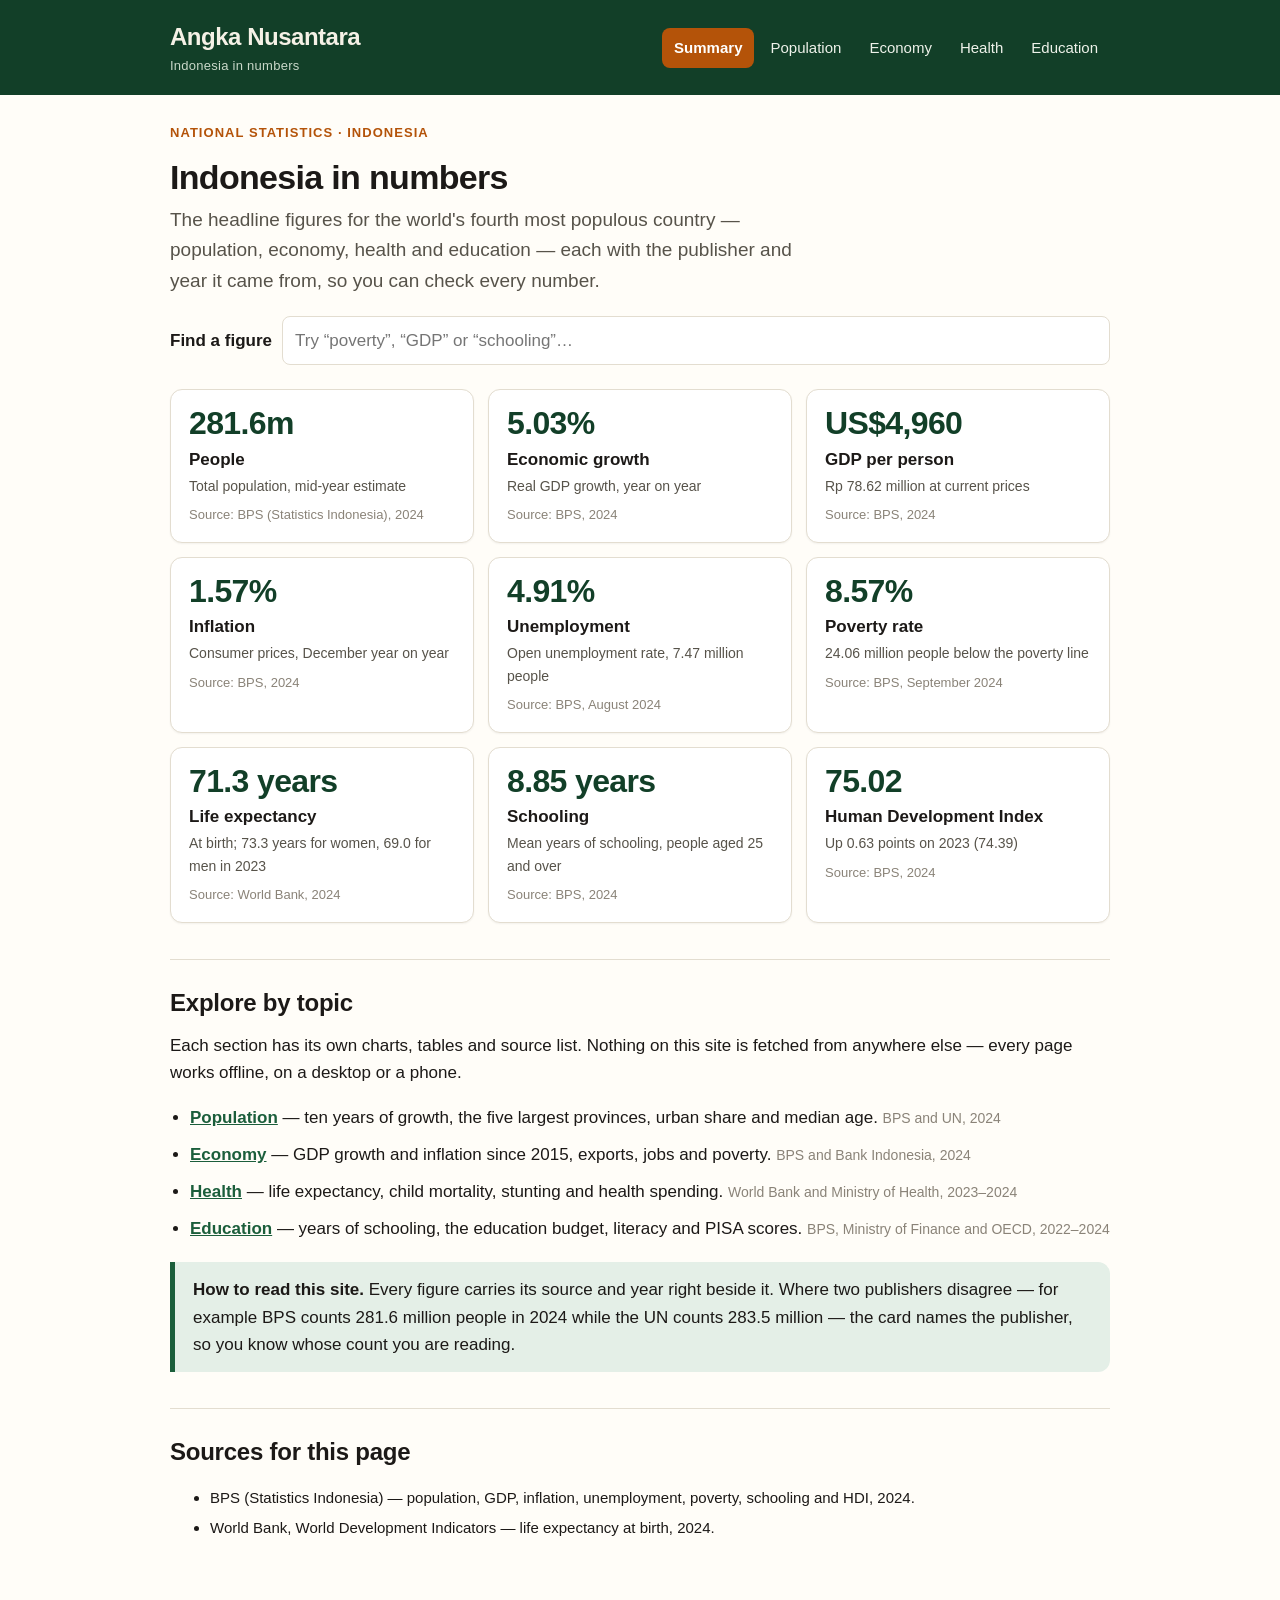
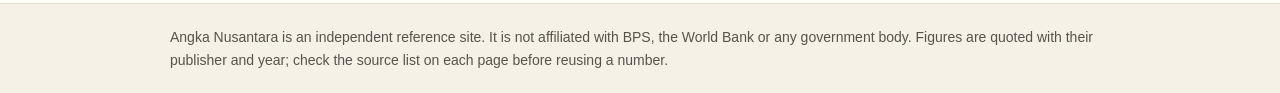
<file: app/index.html>
<!doctype html>
<html lang="en">
<head>
<meta charset="utf-8">
<meta name="viewport" content="width=device-width, initial-scale=1">
<title>Indonesia in Numbers — Angka Nusantara</title>
<meta name="description" content="Indonesia's key national statistics in one place: population, economy, health and education, every figure with its source and year.">
<link rel="icon" href="data:image/svg+xml,%3Csvg%20xmlns='http://www.w3.org/2000/svg'%20viewBox='0%200%2032%2032'%3E%3Crect%20width='32'%20height='32'%20rx='6'%20fill='%23123f28'/%3E%3Ctext%20x='16'%20y='22'%20font-size='18'%20text-anchor='middle'%20fill='%23fffdf8'%20font-family='sans-serif'%20font-weight='bold'%3EA%3C/text%3E%3C/svg%3E">
<link rel="stylesheet" href="style.css">
</head>
<body data-page="summary">
<header class="site-header">
  <div class="header-inner">
    <a class="brand" href="index.html">Angka Nusantara<small>Indonesia in numbers</small></a>
    <button class="nav-toggle" id="navToggle" type="button" aria-expanded="false" aria-controls="siteNav">Menu</button>
    <nav class="site-nav" id="siteNav" aria-label="Sections">
      <ul>
        <li><a href="index.html" aria-current="page">Summary</a></li>
        <li><a href="population.html">Population</a></li>
        <li><a href="economy.html">Economy</a></li>
        <li><a href="health.html">Health</a></li>
        <li><a href="education.html">Education</a></li>
      </ul>
    </nav>
  </div>
</header>

<main class="page">
  <p class="kicker">National statistics · Indonesia</p>
  <h1>Indonesia in numbers</h1>
  <p class="lede">The headline figures for the world's fourth most populous country — population, economy, health and education — each with the publisher and year it came from, so you can check every number.</p>

  <div class="filter-row">
    <label for="statFilter">Find a figure</label>
    <input type="search" id="statFilter" placeholder="Try “poverty”, “GDP” or “schooling”…" autocomplete="off">
  </div>
  <p class="filter-empty" id="filterEmpty" hidden>No figure on this page matches that search. Try a shorter word.</p>

  <section class="stat-grid" aria-label="Headline figures">
    <article class="stat-card">
      <div class="value">281.6m</div>
      <div class="label">People</div>
      <div class="detail">Total population, mid-year estimate</div>
      <div class="source">Source: BPS (Statistics Indonesia), 2024</div>
    </article>
    <article class="stat-card">
      <div class="value">5.03%</div>
      <div class="label">Economic growth</div>
      <div class="detail">Real GDP growth, year on year</div>
      <div class="source">Source: BPS, 2024</div>
    </article>
    <article class="stat-card">
      <div class="value">US$4,960</div>
      <div class="label">GDP per person</div>
      <div class="detail">Rp 78.62 million at current prices</div>
      <div class="source">Source: BPS, 2024</div>
    </article>
    <article class="stat-card">
      <div class="value">1.57%</div>
      <div class="label">Inflation</div>
      <div class="detail">Consumer prices, December year on year</div>
      <div class="source">Source: BPS, 2024</div>
    </article>
    <article class="stat-card">
      <div class="value">4.91%</div>
      <div class="label">Unemployment</div>
      <div class="detail">Open unemployment rate, 7.47 million people</div>
      <div class="source">Source: BPS, August 2024</div>
    </article>
    <article class="stat-card">
      <div class="value">8.57%</div>
      <div class="label">Poverty rate</div>
      <div class="detail">24.06 million people below the poverty line</div>
      <div class="source">Source: BPS, September 2024</div>
    </article>
    <article class="stat-card">
      <div class="value">71.3 years</div>
      <div class="label">Life expectancy</div>
      <div class="detail">At birth; 73.3 years for women, 69.0 for men in 2023</div>
      <div class="source">Source: World Bank, 2024</div>
    </article>
    <article class="stat-card">
      <div class="value">8.85 years</div>
      <div class="label">Schooling</div>
      <div class="detail">Mean years of schooling, people aged 25 and over</div>
      <div class="source">Source: BPS, 2024</div>
    </article>
    <article class="stat-card">
      <div class="value">75.02</div>
      <div class="label">Human Development Index</div>
      <div class="detail">Up 0.63 points on 2023 (74.39)</div>
      <div class="source">Source: BPS, 2024</div>
    </article>
  </section>

  <h2>Explore by topic</h2>
  <p>Each section has its own charts, tables and source list. Nothing on this site is fetched from anywhere else — every page works offline, on a desktop or a phone.</p>
  <ul class="fact-list">
    <li><a href="population.html"><strong>Population</strong></a> — ten years of growth, the five largest provinces, urban share and median age. <span class="source">BPS and UN, 2024</span></li>
    <li><a href="economy.html"><strong>Economy</strong></a> — GDP growth and inflation since 2015, exports, jobs and poverty. <span class="source">BPS and Bank Indonesia, 2024</span></li>
    <li><a href="health.html"><strong>Health</strong></a> — life expectancy, child mortality, stunting and health spending. <span class="source">World Bank and Ministry of Health, 2023–2024</span></li>
    <li><a href="education.html"><strong>Education</strong></a> — years of schooling, the education budget, literacy and PISA scores. <span class="source">BPS, Ministry of Finance and OECD, 2022–2024</span></li>
  </ul>

  <div class="callout">
    <strong>How to read this site.</strong> Every figure carries its source and year right beside it. Where two publishers disagree — for example BPS counts 281.6 million people in 2024 while the UN counts 283.5 million — the card names the publisher, so you know whose count you are reading.
  </div>

  <h2>Sources for this page</h2>
  <ul class="sources">
    <li>BPS (Statistics Indonesia) — population, GDP, inflation, unemployment, poverty, schooling and HDI, 2024.</li>
    <li>World Bank, World Development Indicators — life expectancy at birth, 2024.</li>
  </ul>
</main>

<footer class="site-footer">
  <div class="footer-inner">
    Angka Nusantara is an independent reference site. It is not affiliated with BPS, the World Bank or any government body. Figures are quoted with their publisher and year; check the source list on each page before reusing a number.
  </div>
</footer>
<script type="module" src="main.js"></script>
</body>
</html>
</file>
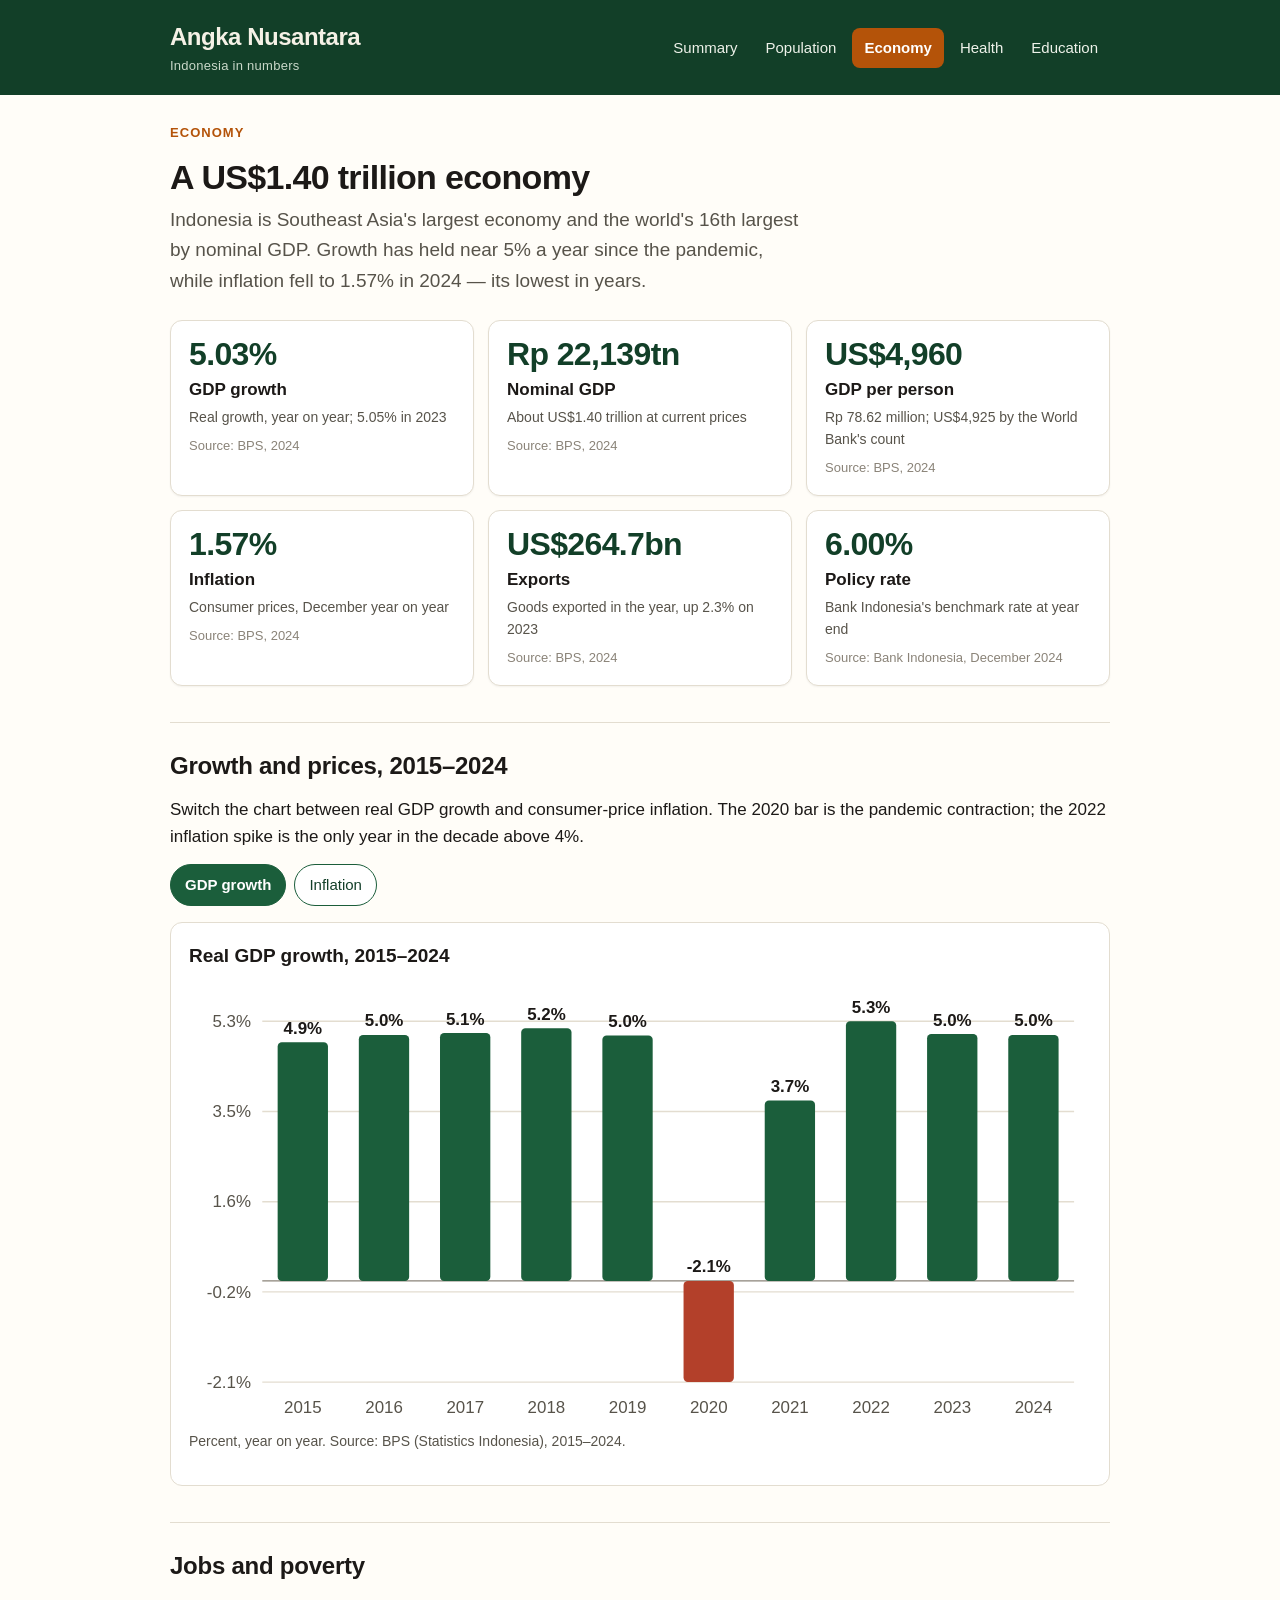
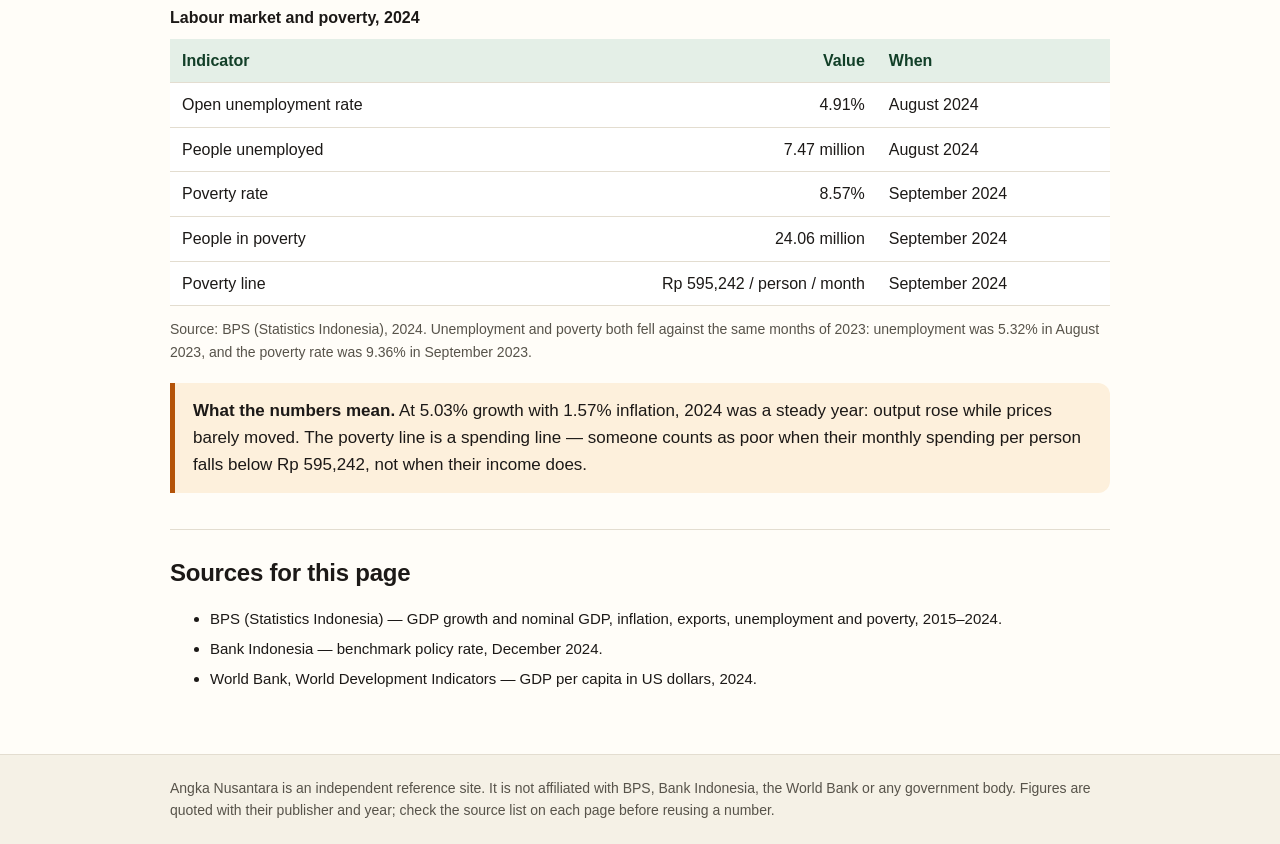
<file: app/economy.html>
<!doctype html>
<html lang="en">
<head>
<meta charset="utf-8">
<meta name="viewport" content="width=device-width, initial-scale=1">
<title>Economy of Indonesia — Angka Nusantara</title>
<meta name="description" content="Indonesia's economy: GDP growth and inflation since 2015, GDP per person, exports, unemployment and poverty, with sources and years.">
<link rel="icon" href="data:image/svg+xml,%3Csvg%20xmlns='http://www.w3.org/2000/svg'%20viewBox='0%200%2032%2032'%3E%3Crect%20width='32'%20height='32'%20rx='6'%20fill='%23123f28'/%3E%3Ctext%20x='16'%20y='22'%20font-size='18'%20text-anchor='middle'%20fill='%23fffdf8'%20font-family='sans-serif'%20font-weight='bold'%3EA%3C/text%3E%3C/svg%3E">
<link rel="stylesheet" href="style.css">
</head>
<body data-page="economy">
<header class="site-header">
  <div class="header-inner">
    <a class="brand" href="index.html">Angka Nusantara<small>Indonesia in numbers</small></a>
    <button class="nav-toggle" id="navToggle" type="button" aria-expanded="false" aria-controls="siteNav">Menu</button>
    <nav class="site-nav" id="siteNav" aria-label="Sections">
      <ul>
        <li><a href="index.html">Summary</a></li>
        <li><a href="population.html">Population</a></li>
        <li><a href="economy.html" aria-current="page">Economy</a></li>
        <li><a href="health.html">Health</a></li>
        <li><a href="education.html">Education</a></li>
      </ul>
    </nav>
  </div>
</header>

<main class="page">
  <p class="kicker">Economy</p>
  <h1>A US$1.40 trillion economy</h1>
  <p class="lede">Indonesia is Southeast Asia's largest economy and the world's 16th largest by nominal GDP. Growth has held near 5% a year since the pandemic, while inflation fell to 1.57% in 2024 — its lowest in years.</p>

  <section class="stat-grid" aria-label="Economy headline figures">
    <article class="stat-card">
      <div class="value">5.03%</div>
      <div class="label">GDP growth</div>
      <div class="detail">Real growth, year on year; 5.05% in 2023</div>
      <div class="source">Source: BPS, 2024</div>
    </article>
    <article class="stat-card">
      <div class="value">Rp 22,139tn</div>
      <div class="label">Nominal GDP</div>
      <div class="detail">About US$1.40 trillion at current prices</div>
      <div class="source">Source: BPS, 2024</div>
    </article>
    <article class="stat-card">
      <div class="value">US$4,960</div>
      <div class="label">GDP per person</div>
      <div class="detail">Rp 78.62 million; US$4,925 by the World Bank's count</div>
      <div class="source">Source: BPS, 2024</div>
    </article>
    <article class="stat-card">
      <div class="value">1.57%</div>
      <div class="label">Inflation</div>
      <div class="detail">Consumer prices, December year on year</div>
      <div class="source">Source: BPS, 2024</div>
    </article>
    <article class="stat-card">
      <div class="value">US$264.7bn</div>
      <div class="label">Exports</div>
      <div class="detail">Goods exported in the year, up 2.3% on 2023</div>
      <div class="source">Source: BPS, 2024</div>
    </article>
    <article class="stat-card">
      <div class="value">6.00%</div>
      <div class="label">Policy rate</div>
      <div class="detail">Bank Indonesia's benchmark rate at year end</div>
      <div class="source">Source: Bank Indonesia, December 2024</div>
    </article>
  </section>

  <h2>Growth and prices, 2015–2024</h2>
  <p>Switch the chart between real GDP growth and consumer-price inflation. The 2020 bar is the pandemic contraction; the 2022 inflation spike is the only year in the decade above 4%.</p>
  <div class="toggle-group" id="economyToggle" role="group" aria-label="Choose what the chart shows">
    <button type="button" data-view="growth" aria-pressed="true">GDP growth</button>
    <button type="button" data-view="inflation" aria-pressed="false">Inflation</button>
  </div>
  <div class="chart-card">
    <h3>Real GDP growth, 2015–2024</h3>
    <div id="economyChart" role="img" aria-label="Chart of GDP growth or inflation from 2015 to 2024"></div>
    <p class="source-note">Percent, year on year. Source: BPS (Statistics Indonesia), 2015–2024.</p>
  </div>

  <h2>Jobs and poverty</h2>
  <table>
    <caption>Labour market and poverty, 2024</caption>
    <thead>
      <tr><th scope="col">Indicator</th><th scope="col" class="num">Value</th><th scope="col">When</th></tr>
    </thead>
    <tbody>
      <tr><td>Open unemployment rate</td><td class="num">4.91%</td><td>August 2024</td></tr>
      <tr><td>People unemployed</td><td class="num">7.47 million</td><td>August 2024</td></tr>
      <tr><td>Poverty rate</td><td class="num">8.57%</td><td>September 2024</td></tr>
      <tr><td>People in poverty</td><td class="num">24.06 million</td><td>September 2024</td></tr>
      <tr><td>Poverty line</td><td class="num">Rp 595,242 / person / month</td><td>September 2024</td></tr>
    </tbody>
  </table>
  <p class="source-note">Source: BPS (Statistics Indonesia), 2024. Unemployment and poverty both fell against the same months of 2023: unemployment was 5.32% in August 2023, and the poverty rate was 9.36% in September 2023.</p>

  <div class="callout amber">
    <strong>What the numbers mean.</strong> At 5.03% growth with 1.57% inflation, 2024 was a steady year: output rose while prices barely moved. The poverty line is a spending line — someone counts as poor when their monthly spending per person falls below Rp 595,242, not when their income does.
  </div>

  <h2>Sources for this page</h2>
  <ul class="sources">
    <li>BPS (Statistics Indonesia) — GDP growth and nominal GDP, inflation, exports, unemployment and poverty, 2015–2024.</li>
    <li>Bank Indonesia — benchmark policy rate, December 2024.</li>
    <li>World Bank, World Development Indicators — GDP per capita in US dollars, 2024.</li>
  </ul>
</main>

<footer class="site-footer">
  <div class="footer-inner">
    Angka Nusantara is an independent reference site. It is not affiliated with BPS, Bank Indonesia, the World Bank or any government body. Figures are quoted with their publisher and year; check the source list on each page before reusing a number.
  </div>
</footer>
<script type="module" src="main.js"></script>
</body>
</html>
</file>
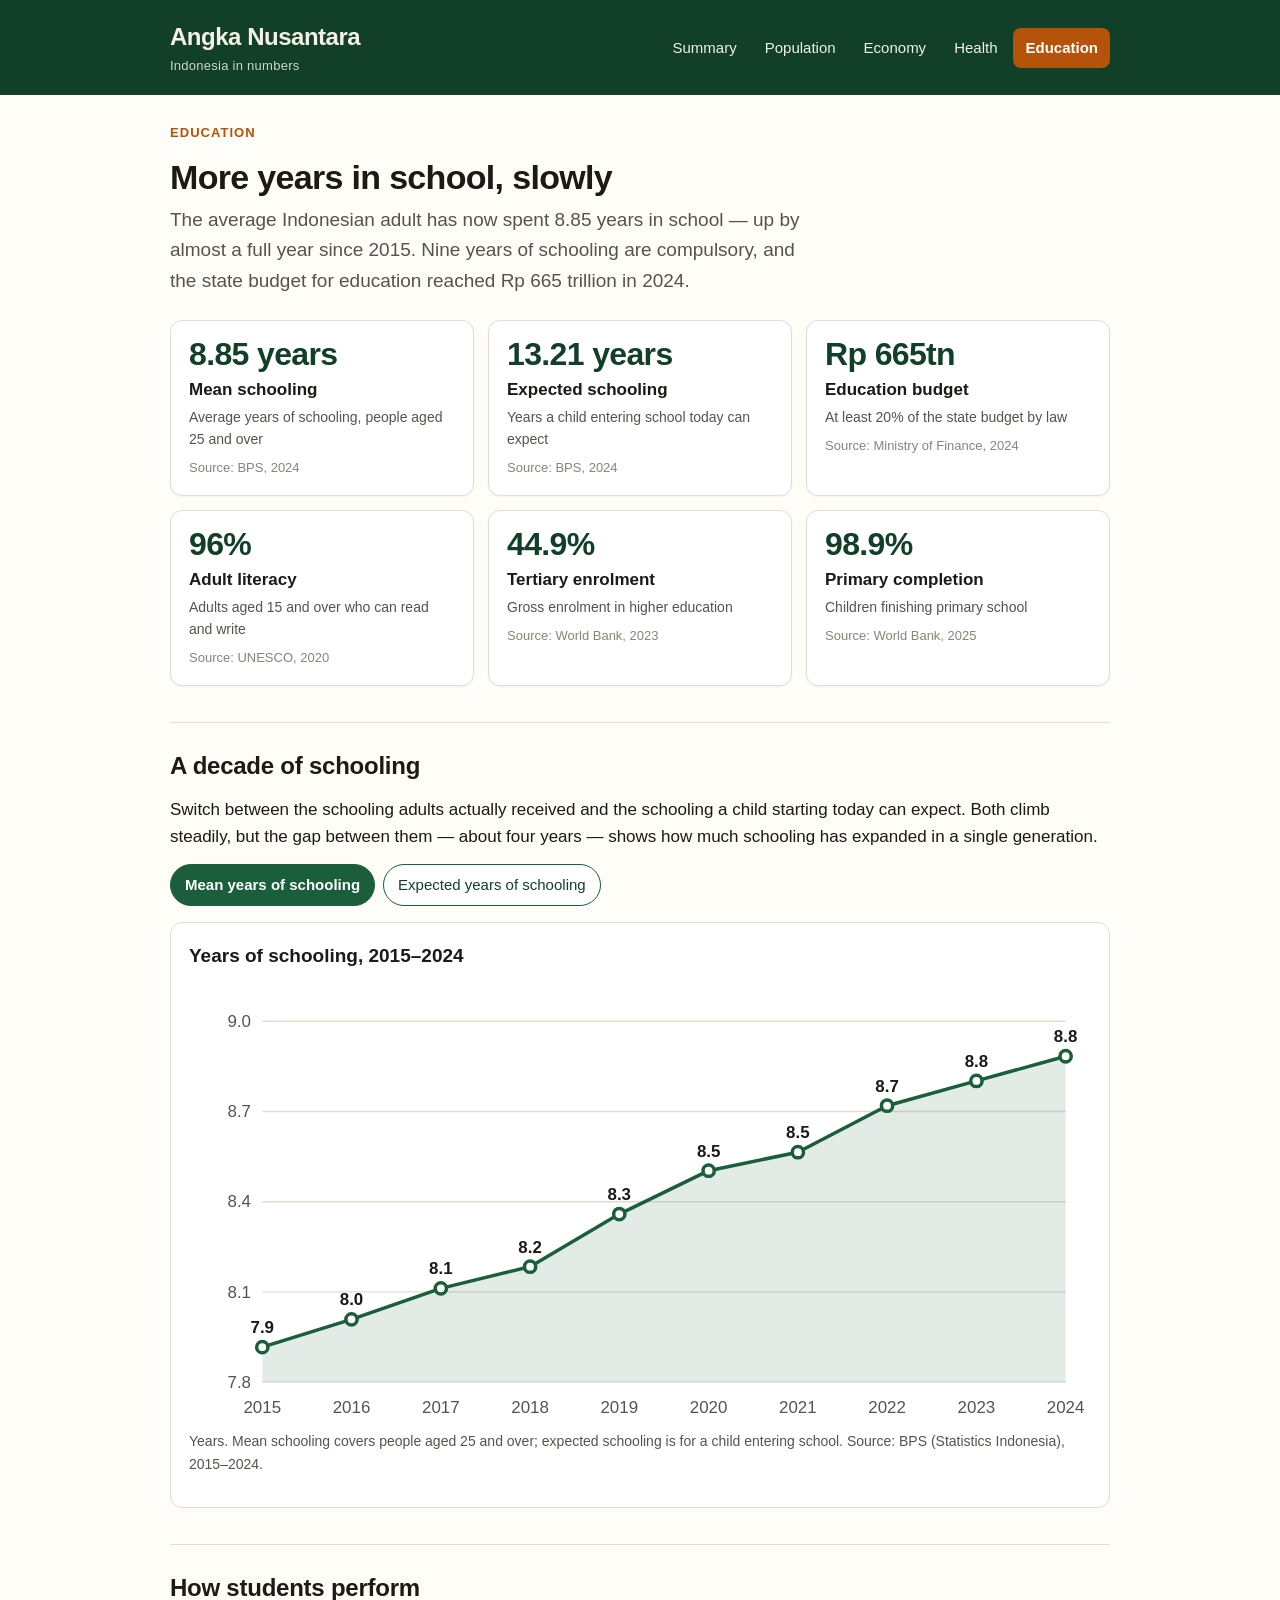
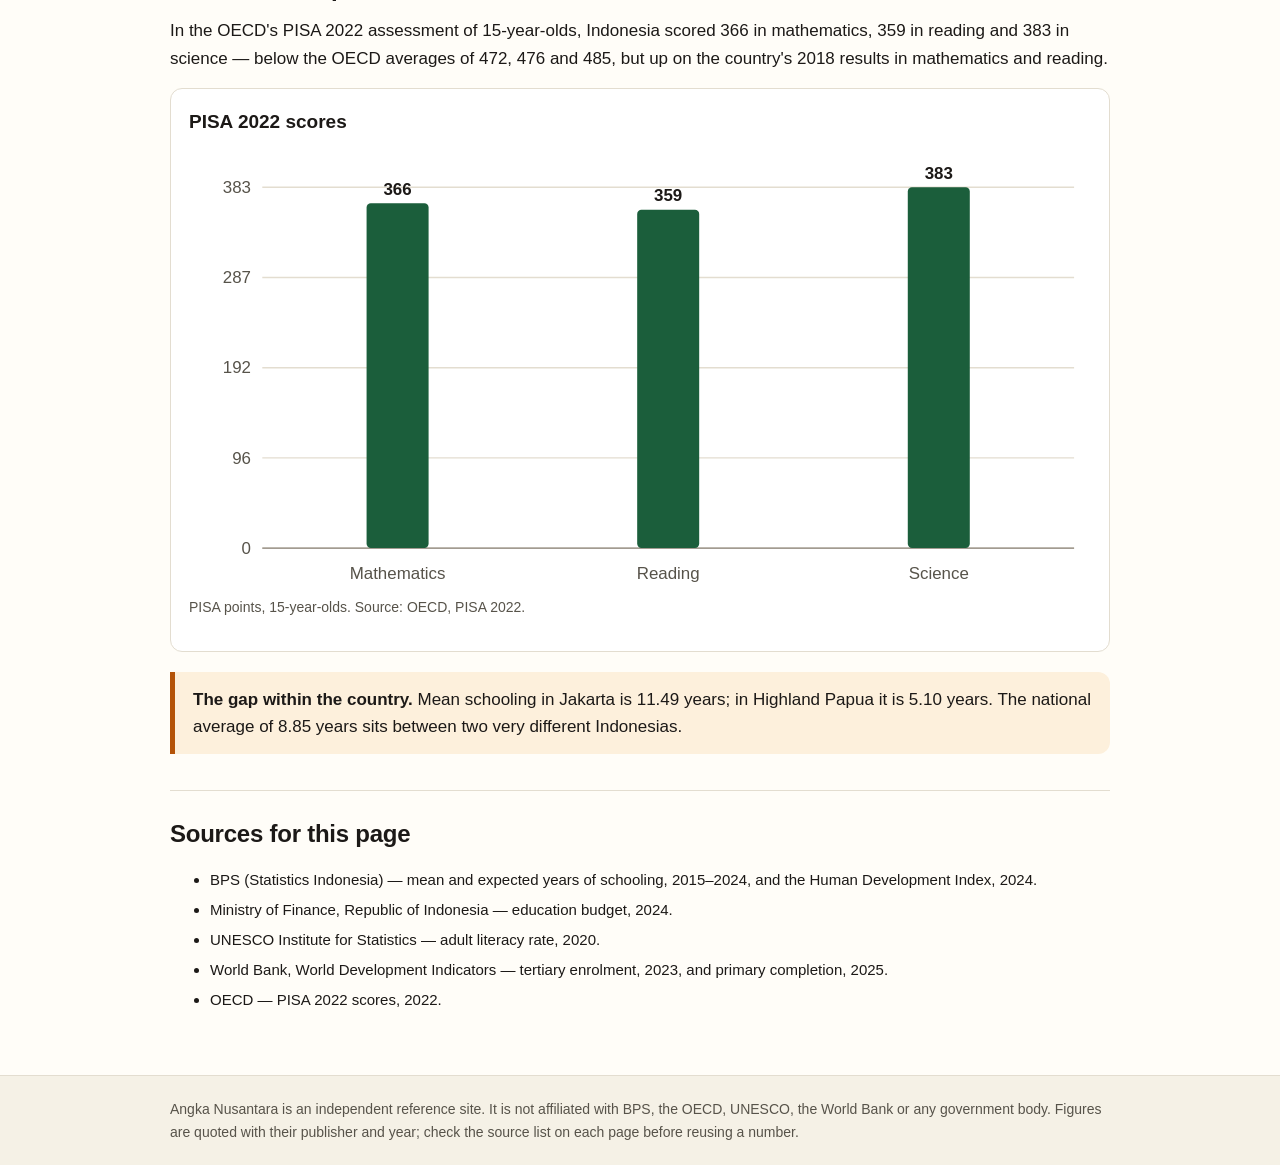
<file: app/education.html>
<!doctype html>
<html lang="en">
<head>
<meta charset="utf-8">
<meta name="viewport" content="width=device-width, initial-scale=1">
<title>Education in Indonesia — Angka Nusantara</title>
<meta name="description" content="Education in Indonesia: years of schooling, the education budget, literacy, enrolment and PISA scores, with sources and years.">
<link rel="icon" href="data:image/svg+xml,%3Csvg%20xmlns='http://www.w3.org/2000/svg'%20viewBox='0%200%2032%2032'%3E%3Crect%20width='32'%20height='32'%20rx='6'%20fill='%23123f28'/%3E%3Ctext%20x='16'%20y='22'%20font-size='18'%20text-anchor='middle'%20fill='%23fffdf8'%20font-family='sans-serif'%20font-weight='bold'%3EA%3C/text%3E%3C/svg%3E">
<link rel="stylesheet" href="style.css">
</head>
<body data-page="education">
<header class="site-header">
  <div class="header-inner">
    <a class="brand" href="index.html">Angka Nusantara<small>Indonesia in numbers</small></a>
    <button class="nav-toggle" id="navToggle" type="button" aria-expanded="false" aria-controls="siteNav">Menu</button>
    <nav class="site-nav" id="siteNav" aria-label="Sections">
      <ul>
        <li><a href="index.html">Summary</a></li>
        <li><a href="population.html">Population</a></li>
        <li><a href="economy.html">Economy</a></li>
        <li><a href="health.html">Health</a></li>
        <li><a href="education.html" aria-current="page">Education</a></li>
      </ul>
    </nav>
  </div>
</header>

<main class="page">
  <p class="kicker">Education</p>
  <h1>More years in school, slowly</h1>
  <p class="lede">The average Indonesian adult has now spent 8.85 years in school — up by almost a full year since 2015. Nine years of schooling are compulsory, and the state budget for education reached Rp 665 trillion in 2024.</p>

  <section class="stat-grid" aria-label="Education headline figures">
    <article class="stat-card">
      <div class="value">8.85 years</div>
      <div class="label">Mean schooling</div>
      <div class="detail">Average years of schooling, people aged 25 and over</div>
      <div class="source">Source: BPS, 2024</div>
    </article>
    <article class="stat-card">
      <div class="value">13.21 years</div>
      <div class="label">Expected schooling</div>
      <div class="detail">Years a child entering school today can expect</div>
      <div class="source">Source: BPS, 2024</div>
    </article>
    <article class="stat-card">
      <div class="value">Rp 665tn</div>
      <div class="label">Education budget</div>
      <div class="detail">At least 20% of the state budget by law</div>
      <div class="source">Source: Ministry of Finance, 2024</div>
    </article>
    <article class="stat-card">
      <div class="value">96%</div>
      <div class="label">Adult literacy</div>
      <div class="detail">Adults aged 15 and over who can read and write</div>
      <div class="source">Source: UNESCO, 2020</div>
    </article>
    <article class="stat-card">
      <div class="value">44.9%</div>
      <div class="label">Tertiary enrolment</div>
      <div class="detail">Gross enrolment in higher education</div>
      <div class="source">Source: World Bank, 2023</div>
    </article>
    <article class="stat-card">
      <div class="value">98.9%</div>
      <div class="label">Primary completion</div>
      <div class="detail">Children finishing primary school</div>
      <div class="source">Source: World Bank, 2025</div>
    </article>
  </section>

  <h2>A decade of schooling</h2>
  <p>Switch between the schooling adults actually received and the schooling a child starting today can expect. Both climb steadily, but the gap between them — about four years — shows how much schooling has expanded in a single generation.</p>
  <div class="toggle-group" id="schoolingToggle" role="group" aria-label="Choose what the chart shows">
    <button type="button" data-view="mean" aria-pressed="true">Mean years of schooling</button>
    <button type="button" data-view="expected" aria-pressed="false">Expected years of schooling</button>
  </div>
  <div class="chart-card">
    <h3>Years of schooling, 2015–2024</h3>
    <div id="schoolingChart" role="img" aria-label="Chart of years of schooling from 2015 to 2024"></div>
    <p class="source-note">Years. Mean schooling covers people aged 25 and over; expected schooling is for a child entering school. Source: BPS (Statistics Indonesia), 2015–2024.</p>
  </div>

  <h2>How students perform</h2>
  <p>In the OECD's PISA 2022 assessment of 15-year-olds, Indonesia scored 366 in mathematics, 359 in reading and 383 in science — below the OECD averages of 472, 476 and 485, but up on the country's 2018 results in mathematics and reading.</p>
  <div class="chart-card">
    <h3>PISA 2022 scores</h3>
    <div id="pisaChart" role="img" aria-label="Chart of PISA 2022 scores in mathematics, reading and science"></div>
    <p class="source-note">PISA points, 15-year-olds. Source: OECD, PISA 2022.</p>
  </div>

  <div class="callout amber">
    <strong>The gap within the country.</strong> Mean schooling in Jakarta is 11.49 years; in Highland Papua it is 5.10 years. The national average of 8.85 years sits between two very different Indonesias.
  </div>

  <h2>Sources for this page</h2>
  <ul class="sources">
    <li>BPS (Statistics Indonesia) — mean and expected years of schooling, 2015–2024, and the Human Development Index, 2024.</li>
    <li>Ministry of Finance, Republic of Indonesia — education budget, 2024.</li>
    <li>UNESCO Institute for Statistics — adult literacy rate, 2020.</li>
    <li>World Bank, World Development Indicators — tertiary enrolment, 2023, and primary completion, 2025.</li>
    <li>OECD — PISA 2022 scores, 2022.</li>
  </ul>
</main>

<footer class="site-footer">
  <div class="footer-inner">
    Angka Nusantara is an independent reference site. It is not affiliated with BPS, the OECD, UNESCO, the World Bank or any government body. Figures are quoted with their publisher and year; check the source list on each page before reusing a number.
  </div>
</footer>
<script type="module" src="main.js"></script>
</body>
</html>
</file>
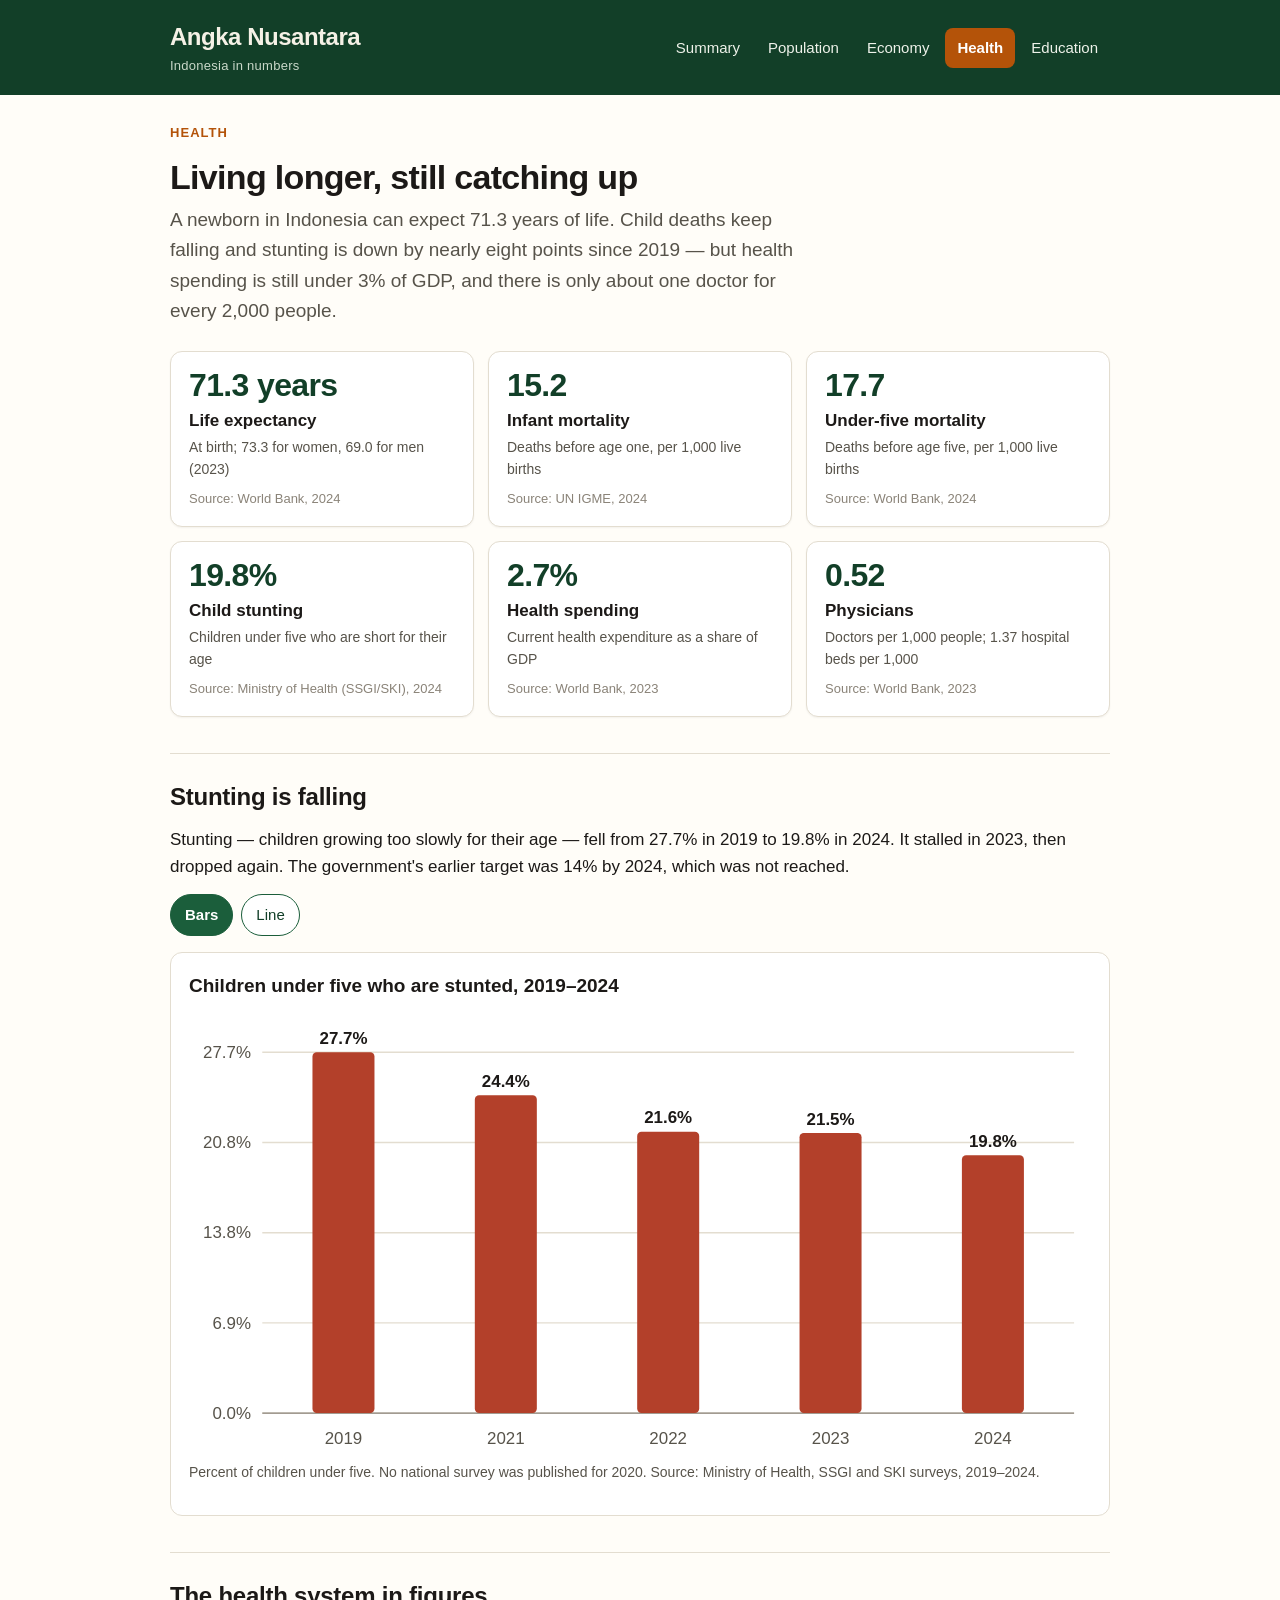
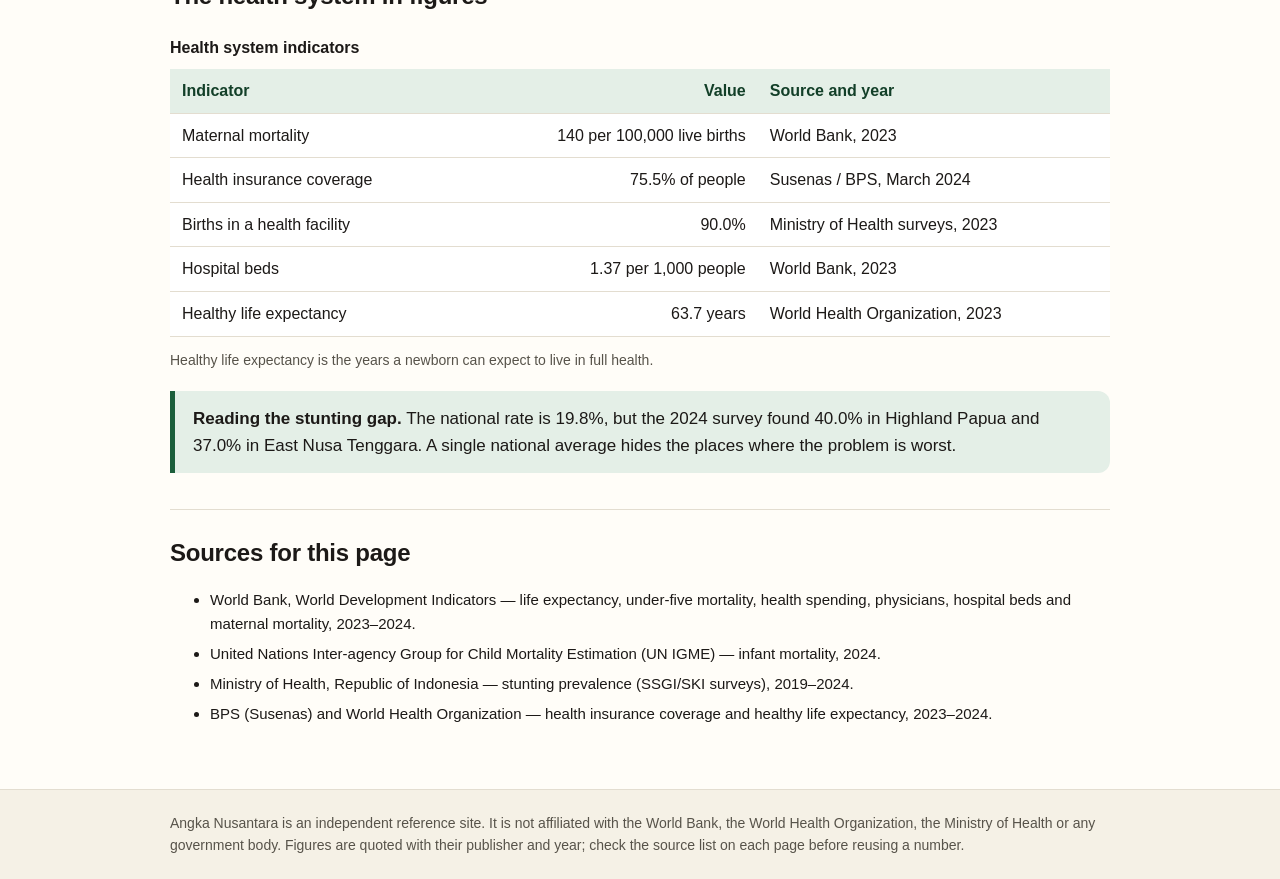
<file: app/health.html>
<!doctype html>
<html lang="en">
<head>
<meta charset="utf-8">
<meta name="viewport" content="width=device-width, initial-scale=1">
<title>Health in Indonesia — Angka Nusantara</title>
<meta name="description" content="Health in Indonesia: life expectancy, child mortality, stunting, health spending, doctors and hospital beds, with sources and years.">
<link rel="icon" href="data:image/svg+xml,%3Csvg%20xmlns='http://www.w3.org/2000/svg'%20viewBox='0%200%2032%2032'%3E%3Crect%20width='32'%20height='32'%20rx='6'%20fill='%23123f28'/%3E%3Ctext%20x='16'%20y='22'%20font-size='18'%20text-anchor='middle'%20fill='%23fffdf8'%20font-family='sans-serif'%20font-weight='bold'%3EA%3C/text%3E%3C/svg%3E">
<link rel="stylesheet" href="style.css">
</head>
<body data-page="health">
<header class="site-header">
  <div class="header-inner">
    <a class="brand" href="index.html">Angka Nusantara<small>Indonesia in numbers</small></a>
    <button class="nav-toggle" id="navToggle" type="button" aria-expanded="false" aria-controls="siteNav">Menu</button>
    <nav class="site-nav" id="siteNav" aria-label="Sections">
      <ul>
        <li><a href="index.html">Summary</a></li>
        <li><a href="population.html">Population</a></li>
        <li><a href="economy.html">Economy</a></li>
        <li><a href="health.html" aria-current="page">Health</a></li>
        <li><a href="education.html">Education</a></li>
      </ul>
    </nav>
  </div>
</header>

<main class="page">
  <p class="kicker">Health</p>
  <h1>Living longer, still catching up</h1>
  <p class="lede">A newborn in Indonesia can expect 71.3 years of life. Child deaths keep falling and stunting is down by nearly eight points since 2019 — but health spending is still under 3% of GDP, and there is only about one doctor for every 2,000 people.</p>

  <section class="stat-grid" aria-label="Health headline figures">
    <article class="stat-card">
      <div class="value">71.3 years</div>
      <div class="label">Life expectancy</div>
      <div class="detail">At birth; 73.3 for women, 69.0 for men (2023)</div>
      <div class="source">Source: World Bank, 2024</div>
    </article>
    <article class="stat-card">
      <div class="value">15.2</div>
      <div class="label">Infant mortality</div>
      <div class="detail">Deaths before age one, per 1,000 live births</div>
      <div class="source">Source: UN IGME, 2024</div>
    </article>
    <article class="stat-card">
      <div class="value">17.7</div>
      <div class="label">Under-five mortality</div>
      <div class="detail">Deaths before age five, per 1,000 live births</div>
      <div class="source">Source: World Bank, 2024</div>
    </article>
    <article class="stat-card">
      <div class="value">19.8%</div>
      <div class="label">Child stunting</div>
      <div class="detail">Children under five who are short for their age</div>
      <div class="source">Source: Ministry of Health (SSGI/SKI), 2024</div>
    </article>
    <article class="stat-card">
      <div class="value">2.7%</div>
      <div class="label">Health spending</div>
      <div class="detail">Current health expenditure as a share of GDP</div>
      <div class="source">Source: World Bank, 2023</div>
    </article>
    <article class="stat-card">
      <div class="value">0.52</div>
      <div class="label">Physicians</div>
      <div class="detail">Doctors per 1,000 people; 1.37 hospital beds per 1,000</div>
      <div class="source">Source: World Bank, 2023</div>
    </article>
  </section>

  <h2>Stunting is falling</h2>
  <p>Stunting — children growing too slowly for their age — fell from 27.7% in 2019 to 19.8% in 2024. It stalled in 2023, then dropped again. The government's earlier target was 14% by 2024, which was not reached.</p>
  <div class="toggle-group" id="stuntingToggle" role="group" aria-label="Choose the chart style">
    <button type="button" data-view="bar" aria-pressed="true">Bars</button>
    <button type="button" data-view="line" aria-pressed="false">Line</button>
  </div>
  <div class="chart-card">
    <h3>Children under five who are stunted, 2019–2024</h3>
    <div id="stuntingChart" role="img" aria-label="Chart of child stunting from 2019 to 2024"></div>
    <p class="source-note">Percent of children under five. No national survey was published for 2020. Source: Ministry of Health, SSGI and SKI surveys, 2019–2024.</p>
  </div>

  <h2>The health system in figures</h2>
  <table>
    <caption>Health system indicators</caption>
    <thead>
      <tr><th scope="col">Indicator</th><th scope="col" class="num">Value</th><th scope="col">Source and year</th></tr>
    </thead>
    <tbody>
      <tr><td>Maternal mortality</td><td class="num">140 per 100,000 live births</td><td>World Bank, 2023</td></tr>
      <tr><td>Health insurance coverage</td><td class="num">75.5% of people</td><td>Susenas / BPS, March 2024</td></tr>
      <tr><td>Births in a health facility</td><td class="num">90.0%</td><td>Ministry of Health surveys, 2023</td></tr>
      <tr><td>Hospital beds</td><td class="num">1.37 per 1,000 people</td><td>World Bank, 2023</td></tr>
      <tr><td>Healthy life expectancy</td><td class="num">63.7 years</td><td>World Health Organization, 2023</td></tr>
    </tbody>
  </table>
  <p class="source-note">Healthy life expectancy is the years a newborn can expect to live in full health.</p>

  <div class="callout">
    <strong>Reading the stunting gap.</strong> The national rate is 19.8%, but the 2024 survey found 40.0% in Highland Papua and 37.0% in East Nusa Tenggara. A single national average hides the places where the problem is worst.
  </div>

  <h2>Sources for this page</h2>
  <ul class="sources">
    <li>World Bank, World Development Indicators — life expectancy, under-five mortality, health spending, physicians, hospital beds and maternal mortality, 2023–2024.</li>
    <li>United Nations Inter-agency Group for Child Mortality Estimation (UN IGME) — infant mortality, 2024.</li>
    <li>Ministry of Health, Republic of Indonesia — stunting prevalence (SSGI/SKI surveys), 2019–2024.</li>
    <li>BPS (Susenas) and World Health Organization — health insurance coverage and healthy life expectancy, 2023–2024.</li>
  </ul>
</main>

<footer class="site-footer">
  <div class="footer-inner">
    Angka Nusantara is an independent reference site. It is not affiliated with the World Bank, the World Health Organization, the Ministry of Health or any government body. Figures are quoted with their publisher and year; check the source list on each page before reusing a number.
  </div>
</footer>
<script type="module" src="main.js"></script>
</body>
</html>
</file>
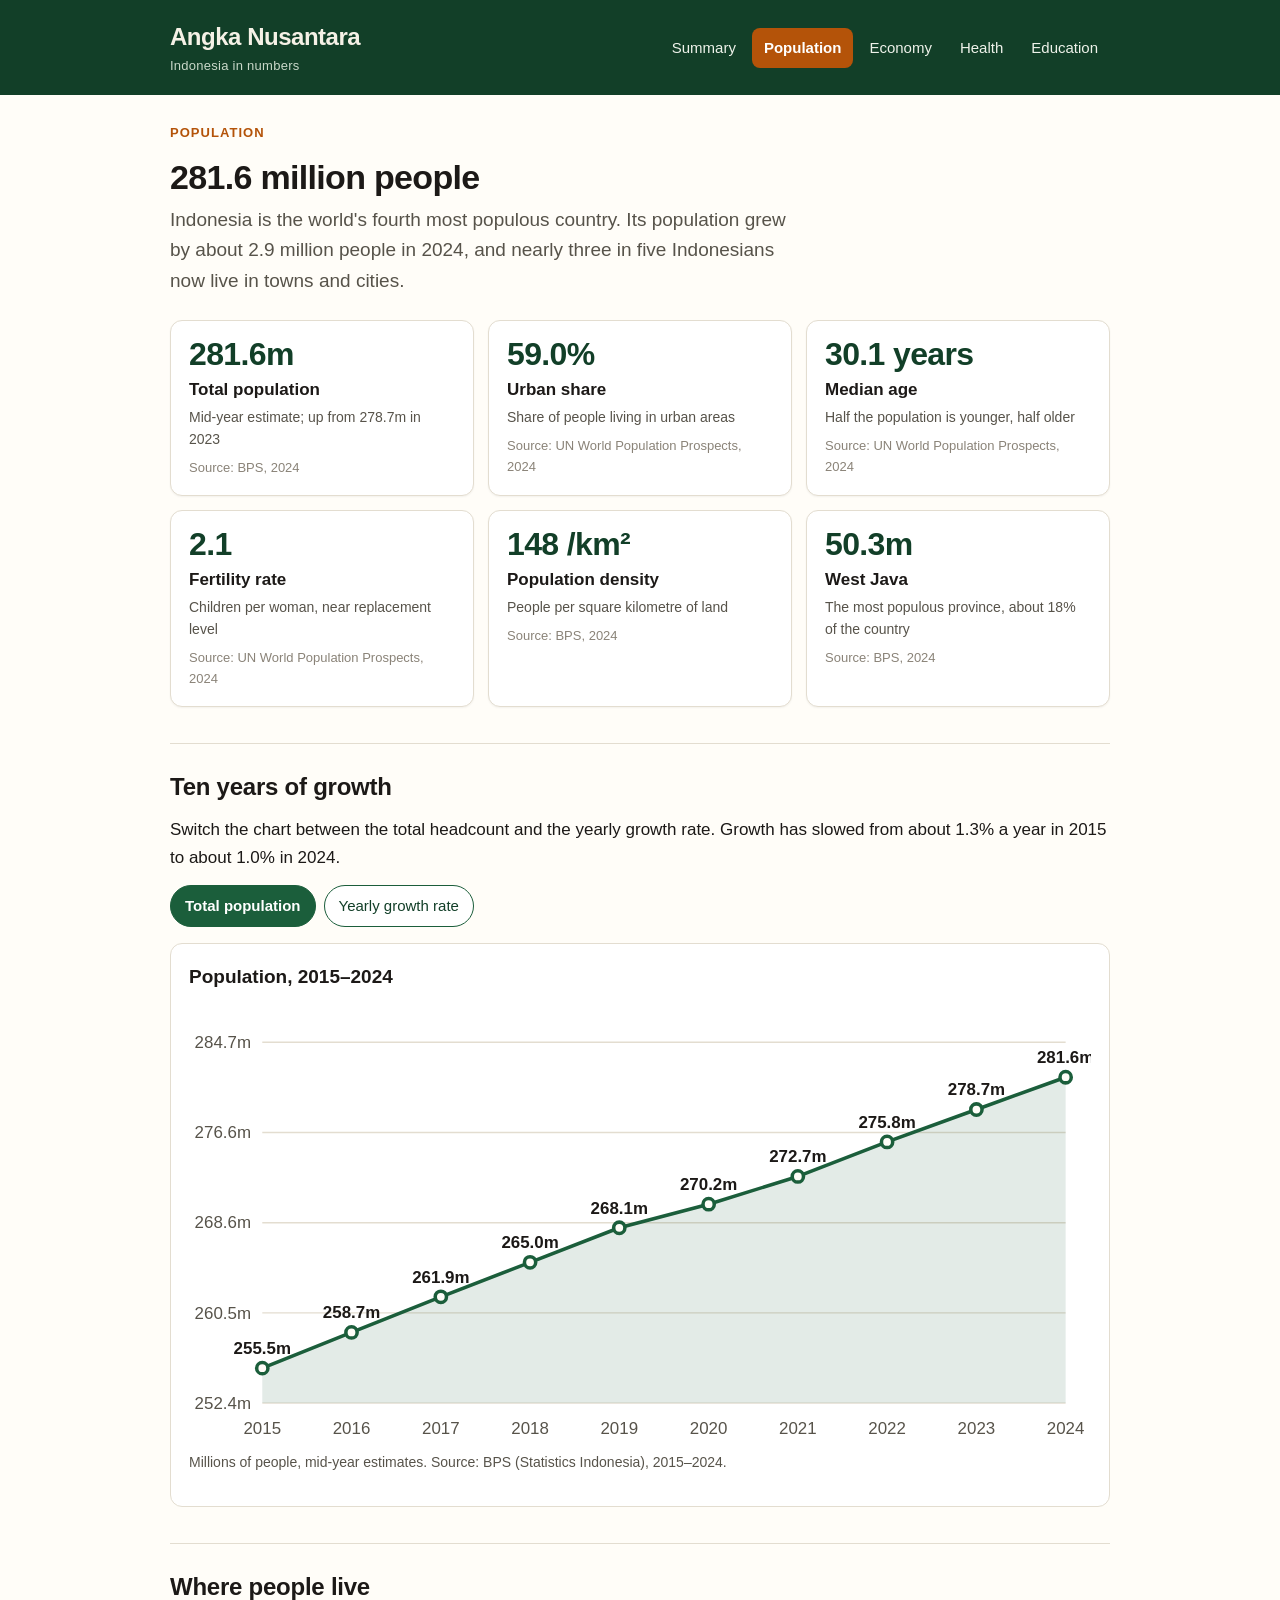
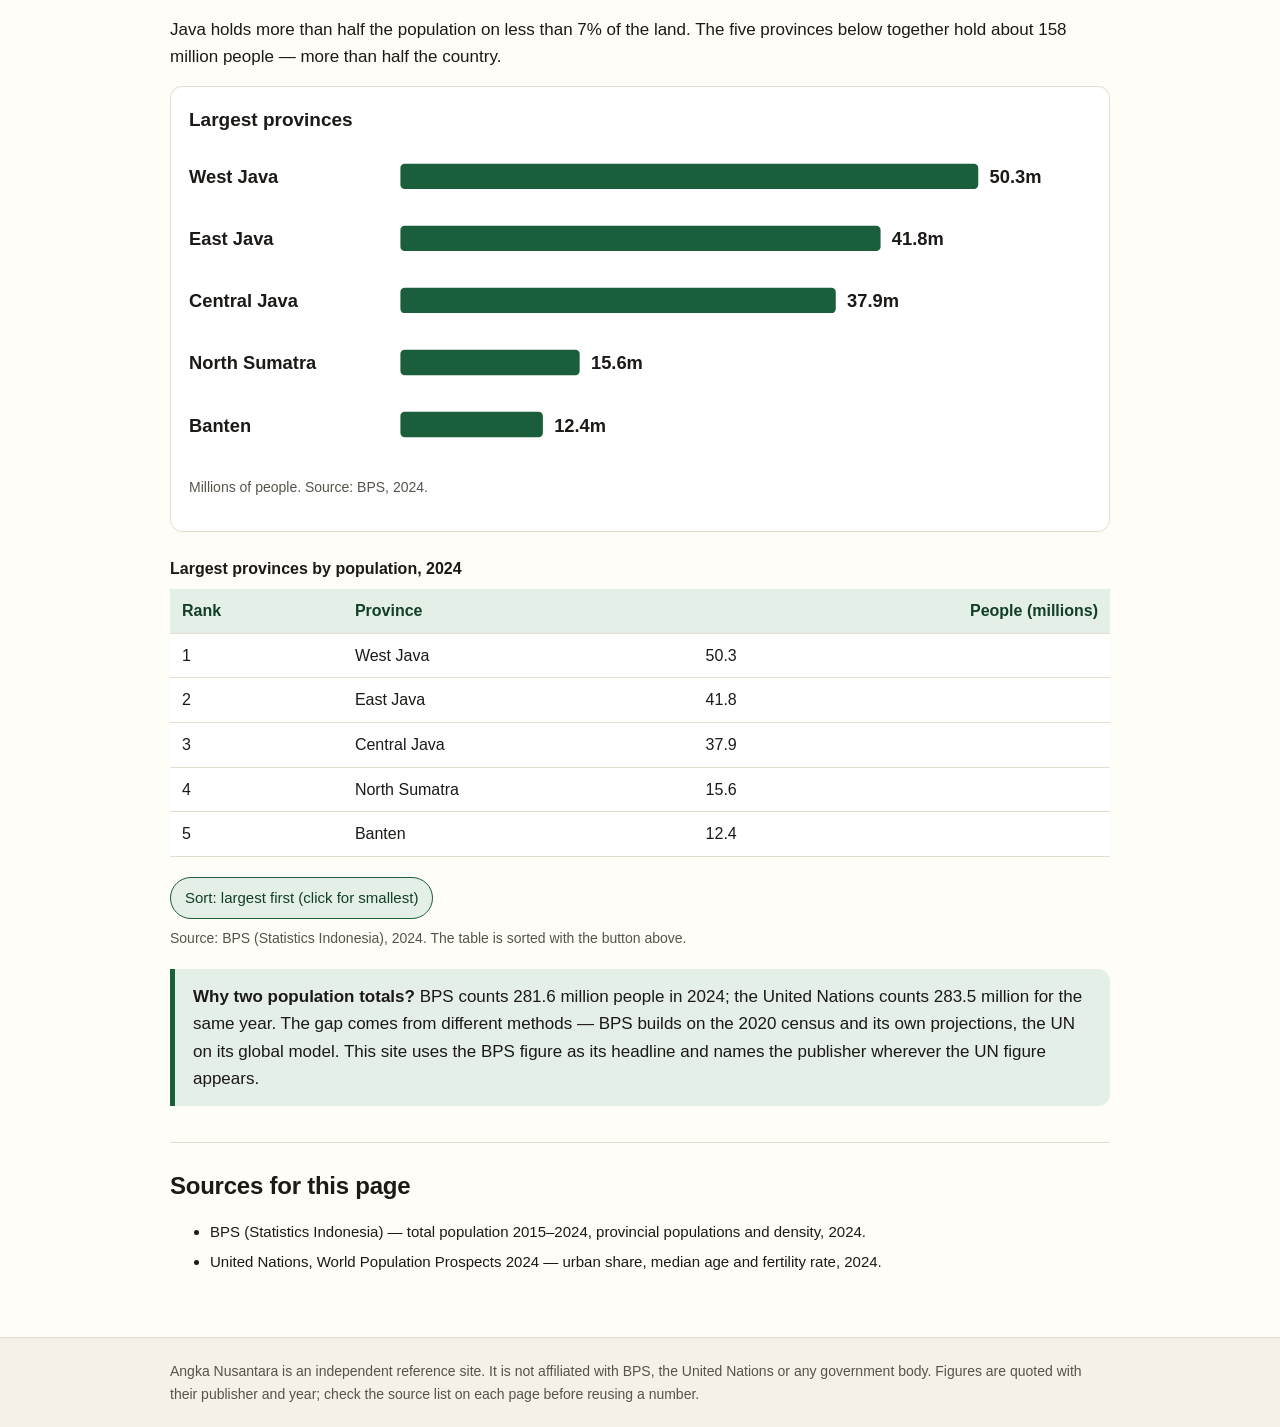
<file: app/population.html>
<!doctype html>
<html lang="en">
<head>
<meta charset="utf-8">
<meta name="viewport" content="width=device-width, initial-scale=1">
<title>Population of Indonesia — Angka Nusantara</title>
<meta name="description" content="Indonesia's population: ten years of growth, the five largest provinces, urban share, median age and fertility, with sources and years.">
<link rel="icon" href="data:image/svg+xml,%3Csvg%20xmlns='http://www.w3.org/2000/svg'%20viewBox='0%200%2032%2032'%3E%3Crect%20width='32'%20height='32'%20rx='6'%20fill='%23123f28'/%3E%3Ctext%20x='16'%20y='22'%20font-size='18'%20text-anchor='middle'%20fill='%23fffdf8'%20font-family='sans-serif'%20font-weight='bold'%3EA%3C/text%3E%3C/svg%3E">
<link rel="stylesheet" href="style.css">
</head>
<body data-page="population">
<header class="site-header">
  <div class="header-inner">
    <a class="brand" href="index.html">Angka Nusantara<small>Indonesia in numbers</small></a>
    <button class="nav-toggle" id="navToggle" type="button" aria-expanded="false" aria-controls="siteNav">Menu</button>
    <nav class="site-nav" id="siteNav" aria-label="Sections">
      <ul>
        <li><a href="index.html">Summary</a></li>
        <li><a href="population.html" aria-current="page">Population</a></li>
        <li><a href="economy.html">Economy</a></li>
        <li><a href="health.html">Health</a></li>
        <li><a href="education.html">Education</a></li>
      </ul>
    </nav>
  </div>
</header>

<main class="page">
  <p class="kicker">Population</p>
  <h1>281.6 million people</h1>
  <p class="lede">Indonesia is the world's fourth most populous country. Its population grew by about 2.9 million people in 2024, and nearly three in five Indonesians now live in towns and cities.</p>

  <section class="stat-grid" aria-label="Population headline figures">
    <article class="stat-card">
      <div class="value">281.6m</div>
      <div class="label">Total population</div>
      <div class="detail">Mid-year estimate; up from 278.7m in 2023</div>
      <div class="source">Source: BPS, 2024</div>
    </article>
    <article class="stat-card">
      <div class="value">59.0%</div>
      <div class="label">Urban share</div>
      <div class="detail">Share of people living in urban areas</div>
      <div class="source">Source: UN World Population Prospects, 2024</div>
    </article>
    <article class="stat-card">
      <div class="value">30.1 years</div>
      <div class="label">Median age</div>
      <div class="detail">Half the population is younger, half older</div>
      <div class="source">Source: UN World Population Prospects, 2024</div>
    </article>
    <article class="stat-card">
      <div class="value">2.1</div>
      <div class="label">Fertility rate</div>
      <div class="detail">Children per woman, near replacement level</div>
      <div class="source">Source: UN World Population Prospects, 2024</div>
    </article>
    <article class="stat-card">
      <div class="value">148 /km²</div>
      <div class="label">Population density</div>
      <div class="detail">People per square kilometre of land</div>
      <div class="source">Source: BPS, 2024</div>
    </article>
    <article class="stat-card">
      <div class="value">50.3m</div>
      <div class="label">West Java</div>
      <div class="detail">The most populous province, about 18% of the country</div>
      <div class="source">Source: BPS, 2024</div>
    </article>
  </section>

  <h2>Ten years of growth</h2>
  <p>Switch the chart between the total headcount and the yearly growth rate. Growth has slowed from about 1.3% a year in 2015 to about 1.0% in 2024.</p>
  <div class="toggle-group" id="populationToggle" role="group" aria-label="Choose what the chart shows">
    <button type="button" data-view="total" aria-pressed="true">Total population</button>
    <button type="button" data-view="growth" aria-pressed="false">Yearly growth rate</button>
  </div>
  <div class="chart-card">
    <h3>Population, 2015–2024</h3>
    <div id="populationChart" role="img" aria-label="Chart of Indonesia's population from 2015 to 2024"></div>
    <p class="source-note">Millions of people, mid-year estimates. Source: BPS (Statistics Indonesia), 2015–2024.</p>
  </div>

  <h2>Where people live</h2>
  <p>Java holds more than half the population on less than 7% of the land. The five provinces below together hold about 158 million people — more than half the country.</p>
  <div class="chart-card">
    <h3>Largest provinces</h3>
    <div id="provinceChart" role="img" aria-label="Chart of the five largest provinces by population"></div>
    <p class="source-note">Millions of people. Source: BPS, 2024.</p>
  </div>

  <table>
    <caption>Largest provinces by population, 2024</caption>
    <thead>
      <tr><th scope="col">Rank</th><th scope="col">Province</th><th scope="col" class="num">People (millions)</th></tr>
    </thead>
    <tbody id="provinceBody"></tbody>
  </table>
  <button class="action-button" id="provinceSort" type="button">Sort: largest first (click for smallest)</button>
  <p class="source-note">Source: BPS (Statistics Indonesia), 2024. The table is sorted with the button above.</p>

  <div class="callout">
    <strong>Why two population totals?</strong> BPS counts 281.6 million people in 2024; the United Nations counts 283.5 million for the same year. The gap comes from different methods — BPS builds on the 2020 census and its own projections, the UN on its global model. This site uses the BPS figure as its headline and names the publisher wherever the UN figure appears.
  </div>

  <h2>Sources for this page</h2>
  <ul class="sources">
    <li>BPS (Statistics Indonesia) — total population 2015–2024, provincial populations and density, 2024.</li>
    <li>United Nations, World Population Prospects 2024 — urban share, median age and fertility rate, 2024.</li>
  </ul>
</main>

<footer class="site-footer">
  <div class="footer-inner">
    Angka Nusantara is an independent reference site. It is not affiliated with BPS, the United Nations or any government body. Figures are quoted with their publisher and year; check the source list on each page before reusing a number.
  </div>
</footer>
<script type="module" src="main.js"></script>
</body>
</html>
</file>
<file: app/style.css>
/* Angka Nusantara — one stylesheet for the whole site.
   Palette: warm paper, deep rice-field green, harvest amber, brick red
   for warnings. System fonts only, so the first load stays tiny. */

:root {
  --paper: #fffdf8;
  --card: #ffffff;
  --ink: #1c1917;
  --muted: #57534a;
  --faint: #8a8378;
  --line: #e3ddd0;
  --green: #1b5e3b;
  --green-dark: #123f28;
  --green-soft: #e4efe7;
  --amber: #b45309;
  --amber-soft: #fdf0dc;
  --brick: #b3402a;
  --radius: 12px;
  --maxw: 980px;
}

* { box-sizing: border-box; }

html { -webkit-text-size-adjust: 100%; }

body {
  margin: 0;
  background: var(--paper);
  color: var(--ink);
  font-family: -apple-system, "Segoe UI", Roboto, "Helvetica Neue", Arial, sans-serif;
  font-size: 17px;
  line-height: 1.6;
}

a { color: var(--green); }
a:hover { color: var(--green-dark); }
a:focus-visible, button:focus-visible, input:focus-visible {
  outline: 3px solid var(--amber);
  outline-offset: 2px;
}

/* --- Header and navigation --- */
.site-header {
  background: var(--green-dark);
  color: #f5f1e6;
}
.header-inner {
  max-width: var(--maxw);
  margin: 0 auto;
  padding: 18px 20px;
  display: flex;
  align-items: center;
  gap: 16px;
  flex-wrap: wrap;
}
.brand {
  color: #f5f1e6;
  text-decoration: none;
  font-size: 24px;
  font-weight: 800;
  letter-spacing: -0.02em;
  margin-right: auto;
}
.brand small {
  display: block;
  font-size: 13px;
  font-weight: 500;
  color: #c9d8c9;
  letter-spacing: 0.02em;
}
.nav-toggle {
  display: none;
  background: transparent;
  color: #f5f1e6;
  border: 1px solid #7fa08a;
  border-radius: 8px;
  padding: 8px 14px;
  font-size: 15px;
  cursor: pointer;
}
.site-nav ul {
  list-style: none;
  margin: 0;
  padding: 0;
  display: flex;
  gap: 4px;
  flex-wrap: wrap;
}
.site-nav a {
  display: block;
  color: #eef2ea;
  text-decoration: none;
  padding: 8px 12px;
  border-radius: 8px;
  font-size: 15px;
}
.site-nav a:hover { background: rgba(255, 255, 255, 0.12); color: #fff; }
.site-nav a[aria-current="page"] {
  background: var(--amber);
  color: #fff;
  font-weight: 700;
}

/* --- Page layout --- */
.page {
  max-width: var(--maxw);
  margin: 0 auto;
  padding: 28px 20px 48px;
}
.page h1 {
  font-size: 34px;
  line-height: 1.15;
  letter-spacing: -0.02em;
  margin: 0 0 8px;
}
.lede {
  font-size: 19px;
  color: var(--muted);
  margin: 0 0 24px;
  max-width: 640px;
}
.page h2 {
  font-size: 24px;
  letter-spacing: -0.01em;
  margin: 36px 0 10px;
  padding-top: 24px;
  border-top: 1px solid var(--line);
}
.page h3 { font-size: 19px; margin: 24px 0 8px; }
.page p { margin: 0 0 14px; }
.kicker {
  text-transform: uppercase;
  letter-spacing: 0.08em;
  font-size: 13px;
  font-weight: 700;
  color: var(--amber);
  margin: 0 0 6px;
}
.source-note {
  font-size: 14px;
  color: var(--muted);
  margin: 8px 0 0;
}

/* --- Stat cards --- */
.stat-grid {
  display: grid;
  grid-template-columns: repeat(3, 1fr);
  gap: 14px;
  margin: 24px 0;
}
.stat-card {
  background: var(--card);
  border: 1px solid var(--line);
  border-radius: var(--radius);
  padding: 16px 18px;
  box-shadow: 0 1px 2px rgba(28, 25, 23, 0.05);
}
.stat-card .value {
  font-size: 32px;
  font-weight: 800;
  letter-spacing: -0.02em;
  line-height: 1.1;
  color: var(--green-dark);
}
.stat-card .label { font-weight: 700; margin-top: 4px; }
.stat-card .detail { font-size: 14px; color: var(--muted); margin-top: 2px; }
.stat-card .source { font-size: 13px; color: var(--faint); margin-top: 8px; }
.stat-card.wide { grid-column: span 2; }

/* --- Filter input --- */
.filter-row {
  display: flex;
  gap: 10px;
  align-items: center;
  flex-wrap: wrap;
  margin: 20px 0 4px;
}
.filter-row label { font-weight: 700; }
.filter-row input {
  flex: 1;
  min-width: 200px;
  font: inherit;
  padding: 10px 12px;
  border: 1px solid var(--line);
  border-radius: 8px;
  background: var(--card);
}
.filter-empty {
  background: var(--amber-soft);
  border: 1px solid #ecd9ae;
  border-radius: var(--radius);
  padding: 12px 16px;
  margin: 14px 0;
}

/* --- Charts and toggles --- */
.chart-card {
  background: var(--card);
  border: 1px solid var(--line);
  border-radius: var(--radius);
  padding: 18px;
  margin: 16px 0;
}
.chart-card h3 { margin-top: 0; }
.chart-card svg { width: 100%; height: auto; display: block; }
.toggle-group {
  display: flex;
  gap: 8px;
  flex-wrap: wrap;
  margin: 0 0 4px;
}
.toggle-group button, .action-button {
  font: inherit;
  font-size: 15px;
  padding: 8px 14px;
  border-radius: 999px;
  border: 1px solid var(--green);
  background: var(--card);
  color: var(--green-dark);
  cursor: pointer;
}
.toggle-group button[aria-pressed="true"] {
  background: var(--green);
  color: #fff;
  font-weight: 700;
}
.action-button {
  background: var(--green-soft);
  margin: 8px 0;
}

/* --- Tables --- */
table {
  width: 100%;
  border-collapse: collapse;
  margin: 12px 0;
  font-size: 16px;
  background: var(--card);
}
caption {
  text-align: left;
  font-weight: 700;
  padding: 8px 0;
}
th, td {
  text-align: left;
  padding: 9px 12px;
  border-bottom: 1px solid var(--line);
}
th { background: var(--green-soft); color: var(--green-dark); }
tbody tr:hover { background: #faf7ef; }
td.num, th.num { text-align: right; }

/* --- Lists and callouts --- */
.fact-list { padding-left: 20px; }
.fact-list li { margin-bottom: 10px; }
.fact-list .source { color: var(--faint); font-size: 14px; }
.callout {
  background: var(--green-soft);
  border-left: 5px solid var(--green);
  border-radius: 0 var(--radius) var(--radius) 0;
  padding: 14px 18px;
  margin: 20px 0;
}
.callout.amber { background: var(--amber-soft); border-left-color: var(--amber); }

/* --- Sources and footer --- */
.sources { font-size: 15px; }
.sources li { margin-bottom: 6px; }
.site-footer {
  border-top: 1px solid var(--line);
  background: #f5f1e6;
}
.footer-inner {
  max-width: var(--maxw);
  margin: 0 auto;
  padding: 22px 20px;
  font-size: 14px;
  color: var(--muted);
}
.site-footer a { color: var(--muted); }

/* --- Phone layout --- */
@media (max-width: 640px) {
  body { font-size: 16px; }
  .page h1 { font-size: 27px; }
  .lede { font-size: 17px; }
  .nav-toggle { display: block; }
  .site-nav { display: none; width: 100%; }
  .site-nav.open { display: block; }
  .site-nav ul { flex-direction: column; gap: 2px; }
  .site-nav a { padding: 10px 12px; }
  .stat-grid { grid-template-columns: 1fr; }
  .stat-card.wide { grid-column: span 1; }
  .stat-card .value { font-size: 28px; }
  table { font-size: 14px; }
  th, td { padding: 7px 8px; }
  .chart-card { padding: 12px; }
}
</file>
